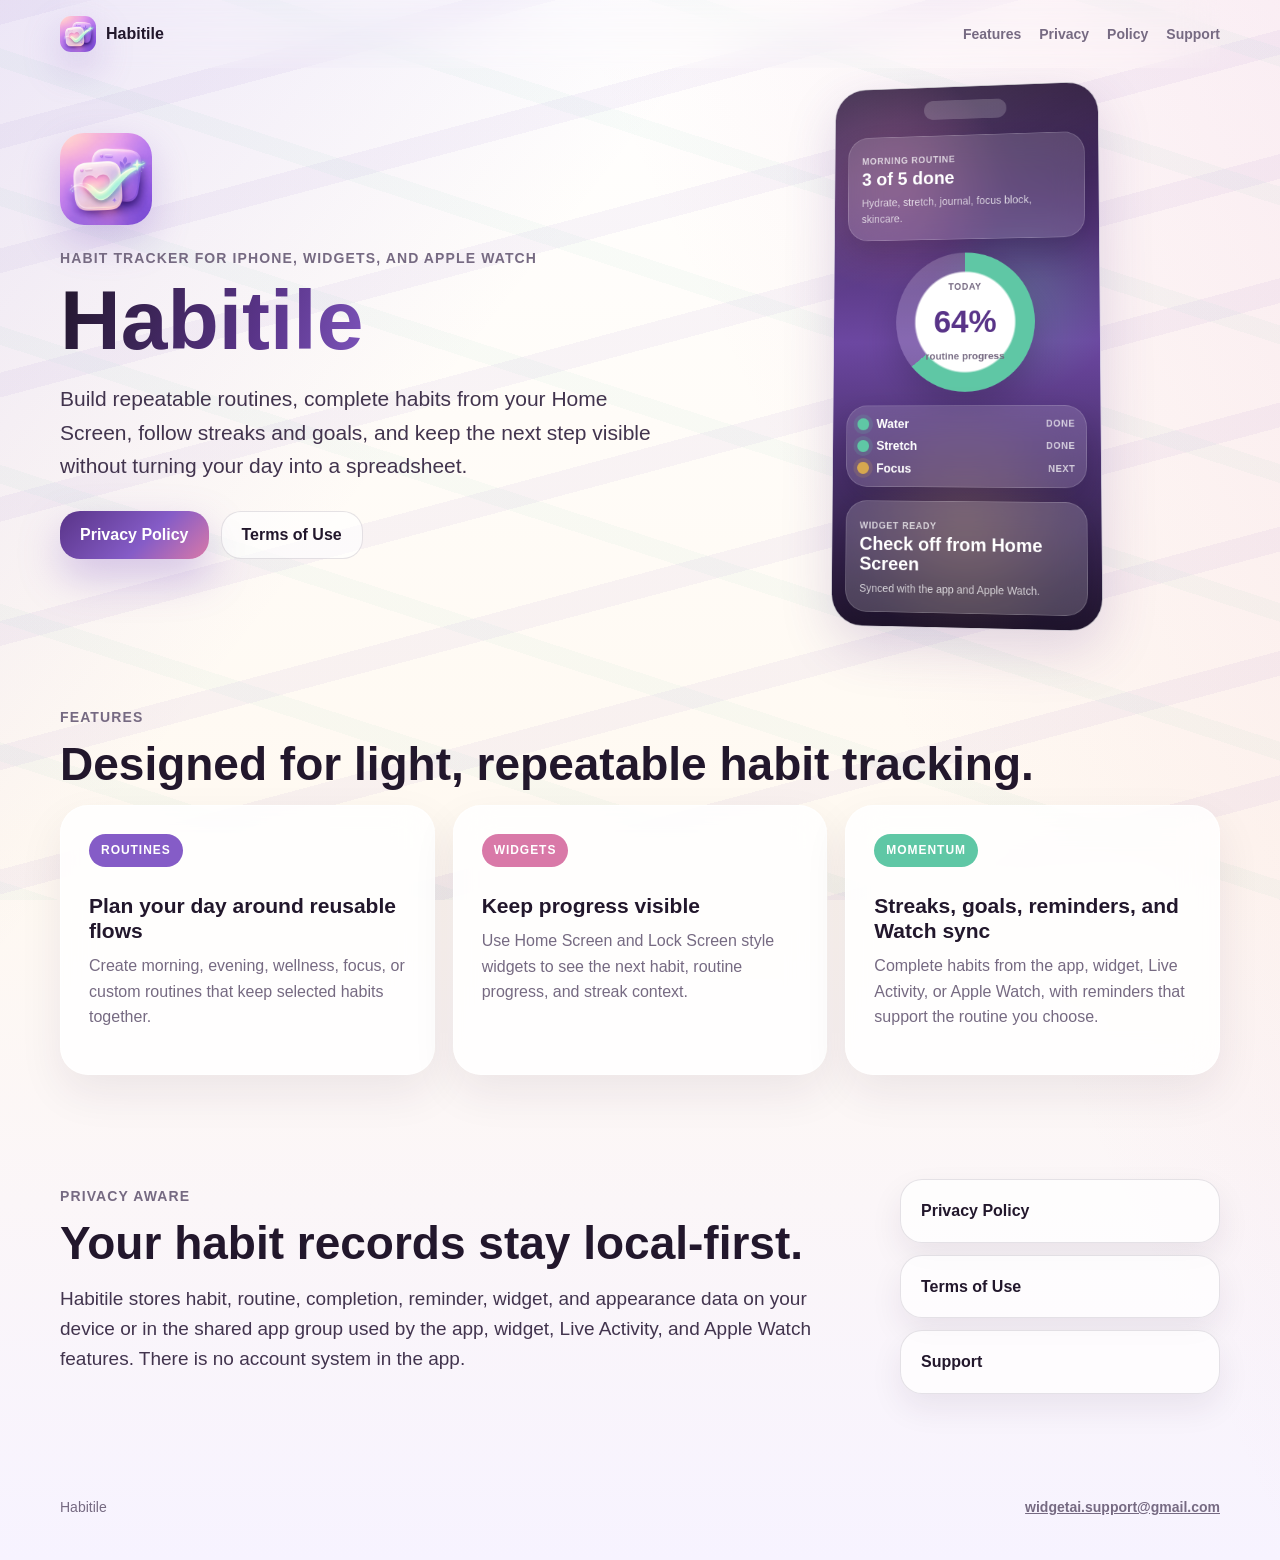
<file: index.html>
<!doctype html>
<html lang="en">
<head>
  <meta charset="utf-8">
  <meta name="viewport" content="width=device-width, initial-scale=1">
  <meta name="description" content="Habitile is a calm habit tracker for routines, streaks, goals, reminders, iPhone widgets, Live Activities, and Apple Watch.">
  <title>Habitile</title>
  <link rel="icon" href="assets/appicon.png">
  <link rel="stylesheet" href="styles.css">
</head>
<body>
  <header class="site-header">
    <a class="brand" href="index.html" aria-label="Habitile home">
      <img class="brand-icon" src="assets/appicon.png" alt="" width="36" height="36">
      <span>Habitile</span>
    </a>
    <nav class="top-nav" aria-label="Site pages">
      <a href="#features">Features</a>
      <a href="#privacy">Privacy</a>
      <a href="privacy.html">Policy</a>
      <a href="support.html">Support</a>
    </nav>
  </header>

  <main>
    <section class="home-hero">
      <div class="hero-copy">
        <img class="hero-icon" src="assets/appicon.png" alt="Habitile app icon" width="92" height="92">
        <p class="eyebrow">Habit tracker for iPhone, widgets, and Apple Watch</p>
        <h1>Habitile</h1>
        <p class="hero-lede">Build repeatable routines, complete habits from your Home Screen, follow streaks and goals, and keep the next step visible without turning your day into a spreadsheet.</p>
        <div class="hero-actions" aria-label="Primary links">
          <a class="button primary" href="privacy.html">Privacy Policy</a>
          <a class="button secondary" href="terms.html">Terms of Use</a>
        </div>
      </div>

      <div class="phone-visual" aria-label="Habitile app preview">
        <div class="phone-frame">
          <div class="phone-top"></div>
          <div class="app-panel focus-panel">
            <span>Morning routine</span>
            <strong>3 of 5 done</strong>
            <p>Hydrate, stretch, journal, focus block, skincare.</p>
          </div>
          <div class="progress-orbit">
            <div>
              <span>Today</span>
              <strong>64%</strong>
              <small>routine progress</small>
            </div>
          </div>
          <div class="habit-stack">
            <div><span></span><strong>Water</strong><small>Done</small></div>
            <div><span></span><strong>Stretch</strong><small>Done</small></div>
            <div><span></span><strong>Focus</strong><small>Next</small></div>
          </div>
          <div class="app-panel widget-panel">
            <span>Widget ready</span>
            <strong>Check off from Home Screen</strong>
            <p>Synced with the app and Apple Watch.</p>
          </div>
        </div>
      </div>
    </section>

    <section id="features" class="section">
      <p class="eyebrow">Features</p>
      <h2>Designed for light, repeatable habit tracking.</h2>
      <div class="feature-grid">
        <article class="feature-card violet-card">
          <span>Routines</span>
          <h3>Plan your day around reusable flows</h3>
          <p>Create morning, evening, wellness, focus, or custom routines that keep selected habits together.</p>
        </article>
        <article class="feature-card rose-card">
          <span>Widgets</span>
          <h3>Keep progress visible</h3>
          <p>Use Home Screen and Lock Screen style widgets to see the next habit, routine progress, and streak context.</p>
        </article>
        <article class="feature-card mint-card">
          <span>Momentum</span>
          <h3>Streaks, goals, reminders, and Watch sync</h3>
          <p>Complete habits from the app, widget, Live Activity, or Apple Watch, with reminders that support the routine you choose.</p>
        </article>
      </div>
    </section>

    <section id="privacy" class="section split-section">
      <div>
        <p class="eyebrow">Privacy aware</p>
        <h2>Your habit records stay local-first.</h2>
        <p class="section-copy">Habitile stores habit, routine, completion, reminder, widget, and appearance data on your device or in the shared app group used by the app, widget, Live Activity, and Apple Watch features. There is no account system in the app.</p>
      </div>
      <nav class="legal-links" aria-label="Legal pages">
        <a href="privacy.html">Privacy Policy</a>
        <a href="terms.html">Terms of Use</a>
        <a href="support.html">Support</a>
      </nav>
    </section>
  </main>

  <footer class="site-footer">
    <span>Habitile</span>
    <a href="mailto:widgetai.support@gmail.com">widgetai.support@gmail.com</a>
  </footer>
</body>
</html>
</file>
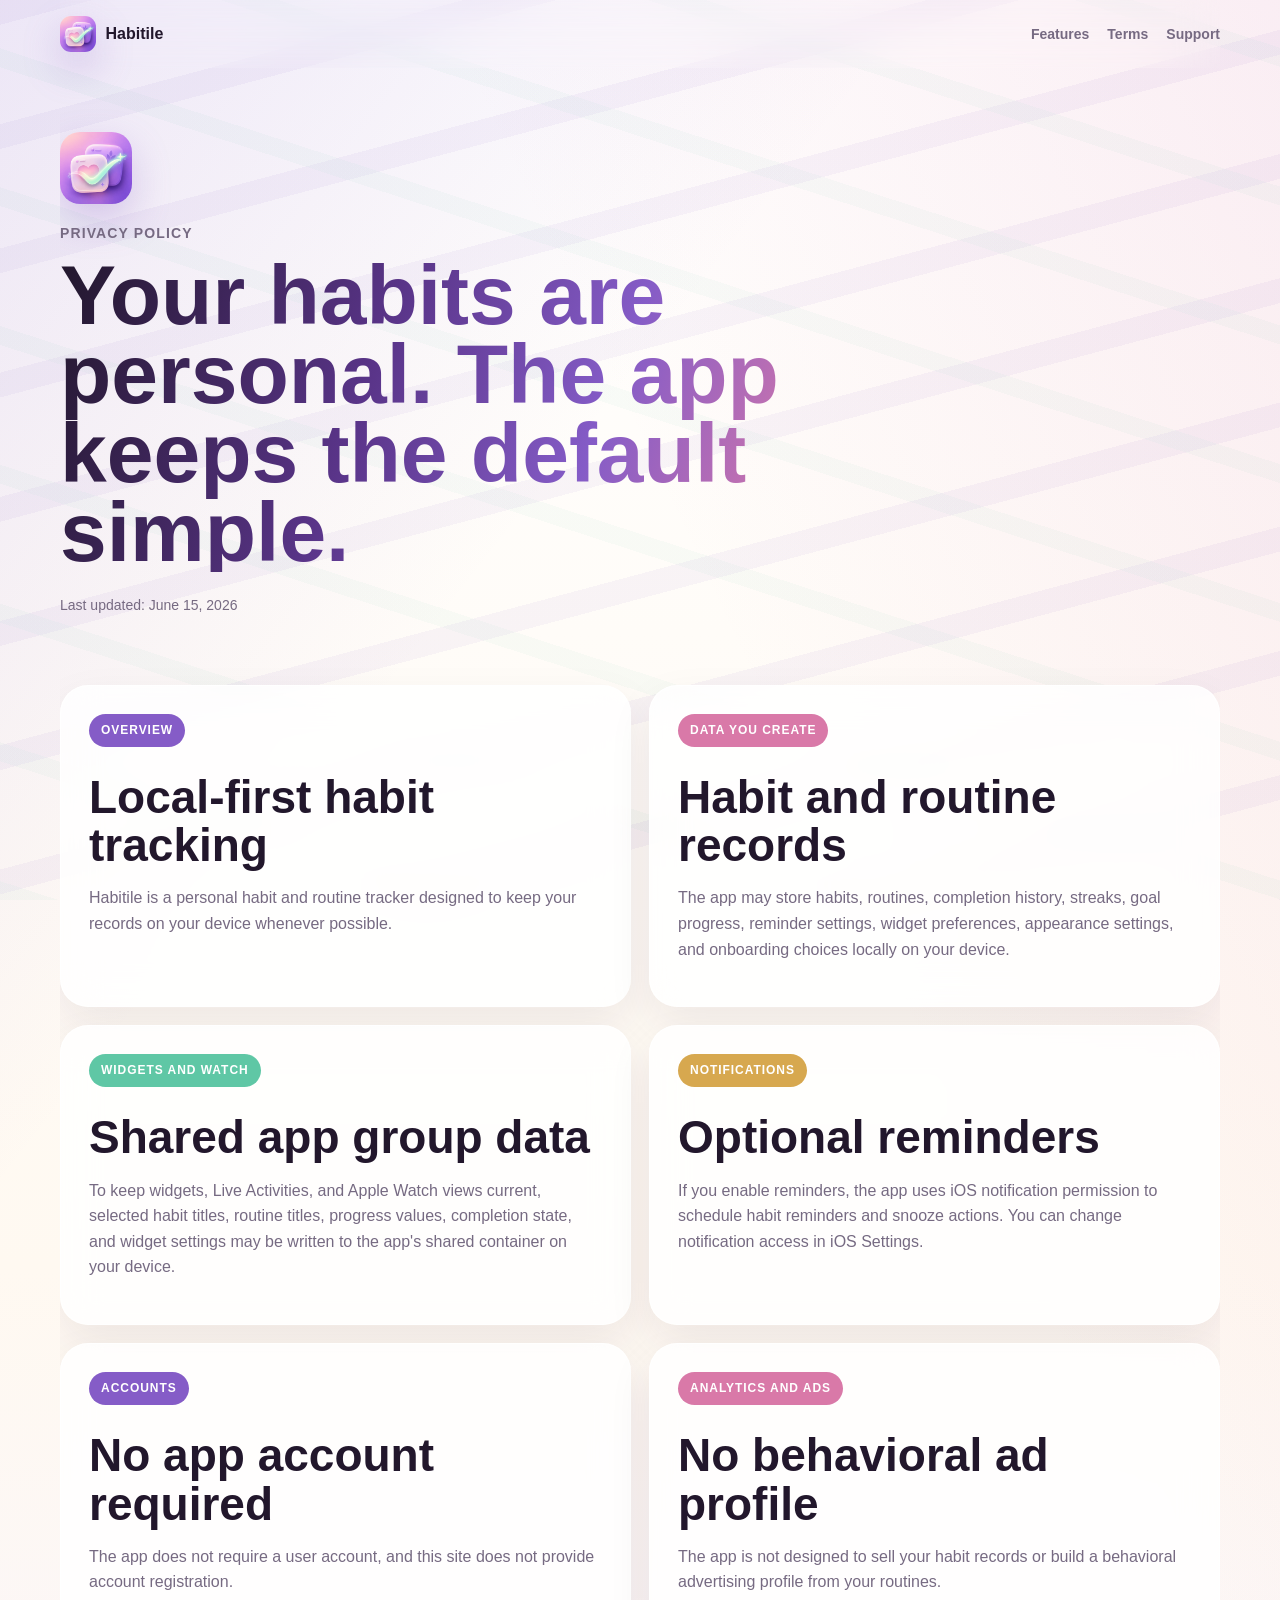
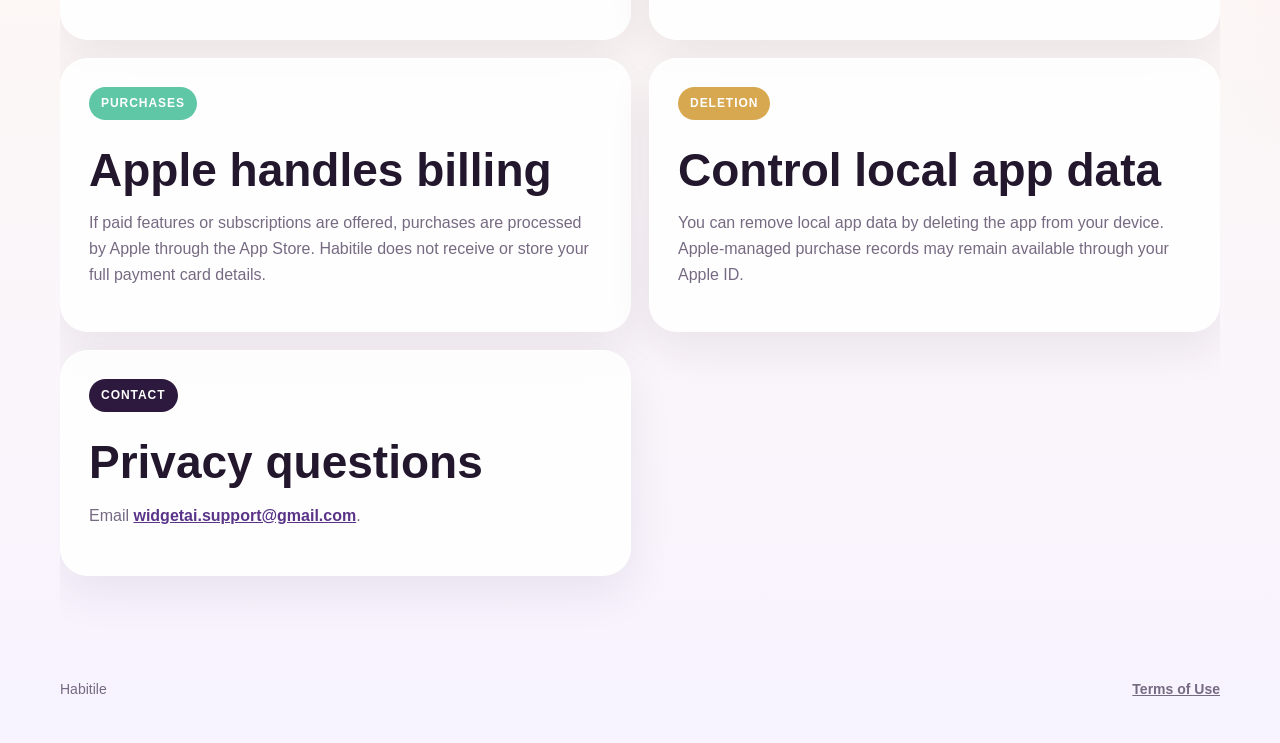
<file: privacy.html>
<!doctype html>
<html lang="en">
<head>
  <meta charset="utf-8">
  <meta name="viewport" content="width=device-width, initial-scale=1">
  <title>Habitile Privacy Policy</title>
  <link rel="icon" href="assets/appicon.png">
  <link rel="stylesheet" href="styles.css">
</head>
<body>
  <header class="site-header">
    <a class="brand" href="index.html" aria-label="Habitile home">
      <img class="brand-icon" src="assets/appicon.png" alt="" width="36" height="36">
      <span>Habitile</span>
    </a>
    <nav class="top-nav" aria-label="Site pages">
      <a href="index.html#features">Features</a>
      <a href="terms.html">Terms</a>
      <a href="support.html">Support</a>
    </nav>
  </header>

  <main class="page-shell">
    <section class="page-hero">
      <img class="page-icon" src="assets/appicon.png" alt="Habitile app icon" width="72" height="72">
      <p class="eyebrow">Privacy Policy</p>
      <h1>Your habits are personal. The app keeps the default simple.</h1>
      <p class="updated">Last updated: June 15, 2026</p>
    </section>

    <section class="info-grid" aria-label="Privacy policy">
      <article class="info-card violet-card">
        <span>Overview</span>
        <h2>Local-first habit tracking</h2>
        <p>Habitile is a personal habit and routine tracker designed to keep your records on your device whenever possible.</p>
      </article>
      <article class="info-card rose-card">
        <span>Data you create</span>
        <h2>Habit and routine records</h2>
        <p>The app may store habits, routines, completion history, streaks, goal progress, reminder settings, widget preferences, appearance settings, and onboarding choices locally on your device.</p>
      </article>
      <article class="info-card mint-card">
        <span>Widgets and Watch</span>
        <h2>Shared app group data</h2>
        <p>To keep widgets, Live Activities, and Apple Watch views current, selected habit titles, routine titles, progress values, completion state, and widget settings may be written to the app's shared container on your device.</p>
      </article>
      <article class="info-card gold-card">
        <span>Notifications</span>
        <h2>Optional reminders</h2>
        <p>If you enable reminders, the app uses iOS notification permission to schedule habit reminders and snooze actions. You can change notification access in iOS Settings.</p>
      </article>
      <article class="info-card violet-card">
        <span>Accounts</span>
        <h2>No app account required</h2>
        <p>The app does not require a user account, and this site does not provide account registration.</p>
      </article>
      <article class="info-card rose-card">
        <span>Analytics and ads</span>
        <h2>No behavioral ad profile</h2>
        <p>The app is not designed to sell your habit records or build a behavioral advertising profile from your routines.</p>
      </article>
      <article class="info-card mint-card">
        <span>Purchases</span>
        <h2>Apple handles billing</h2>
        <p>If paid features or subscriptions are offered, purchases are processed by Apple through the App Store. Habitile does not receive or store your full payment card details.</p>
      </article>
      <article class="info-card gold-card">
        <span>Deletion</span>
        <h2>Control local app data</h2>
        <p>You can remove local app data by deleting the app from your device. Apple-managed purchase records may remain available through your Apple ID.</p>
      </article>
      <article class="info-card contact-card">
        <span>Contact</span>
        <h2>Privacy questions</h2>
        <p>Email <a href="mailto:widgetai.support@gmail.com">widgetai.support@gmail.com</a>.</p>
      </article>
    </section>
  </main>

  <footer class="site-footer">
    <span>Habitile</span>
    <a href="terms.html">Terms of Use</a>
  </footer>
</body>
</html>
</file>
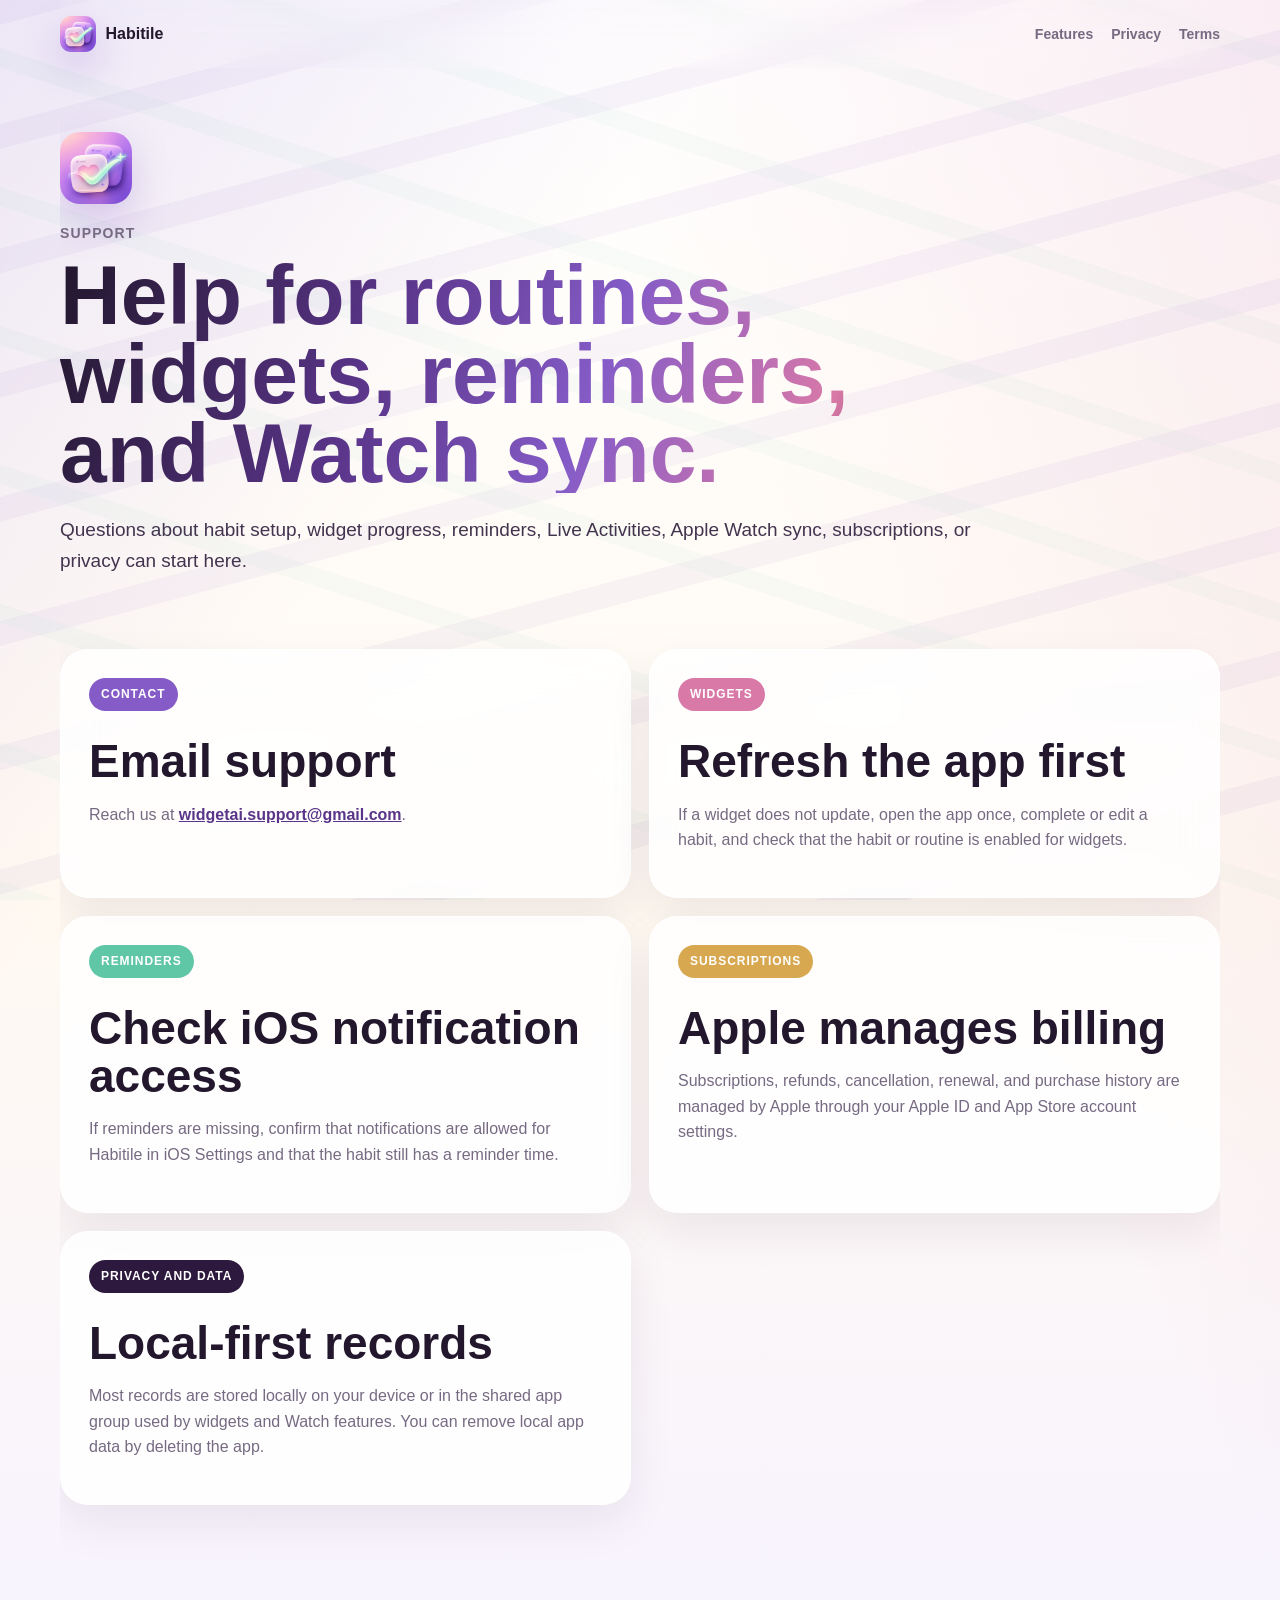
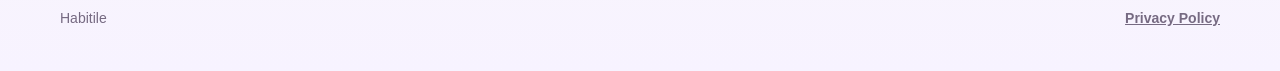
<file: support.html>
<!doctype html>
<html lang="en">
<head>
  <meta charset="utf-8">
  <meta name="viewport" content="width=device-width, initial-scale=1">
  <title>Habitile Support</title>
  <link rel="icon" href="assets/appicon.png">
  <link rel="stylesheet" href="styles.css">
</head>
<body>
  <header class="site-header">
    <a class="brand" href="index.html" aria-label="Habitile home">
      <img class="brand-icon" src="assets/appicon.png" alt="" width="36" height="36">
      <span>Habitile</span>
    </a>
    <nav class="top-nav" aria-label="Site pages">
      <a href="index.html#features">Features</a>
      <a href="privacy.html">Privacy</a>
      <a href="terms.html">Terms</a>
    </nav>
  </header>

  <main class="page-shell">
    <section class="page-hero">
      <img class="page-icon" src="assets/appicon.png" alt="Habitile app icon" width="72" height="72">
      <p class="eyebrow">Support</p>
      <h1>Help for routines, widgets, reminders, and Watch sync.</h1>
      <p class="section-copy">Questions about habit setup, widget progress, reminders, Live Activities, Apple Watch sync, subscriptions, or privacy can start here.</p>
    </section>

    <section class="info-grid" aria-label="Support topics">
      <article class="info-card violet-card">
        <span>Contact</span>
        <h2>Email support</h2>
        <p>Reach us at <a href="mailto:widgetai.support@gmail.com">widgetai.support@gmail.com</a>.</p>
      </article>
      <article class="info-card rose-card">
        <span>Widgets</span>
        <h2>Refresh the app first</h2>
        <p>If a widget does not update, open the app once, complete or edit a habit, and check that the habit or routine is enabled for widgets.</p>
      </article>
      <article class="info-card mint-card">
        <span>Reminders</span>
        <h2>Check iOS notification access</h2>
        <p>If reminders are missing, confirm that notifications are allowed for Habitile in iOS Settings and that the habit still has a reminder time.</p>
      </article>
      <article class="info-card gold-card">
        <span>Subscriptions</span>
        <h2>Apple manages billing</h2>
        <p>Subscriptions, refunds, cancellation, renewal, and purchase history are managed by Apple through your Apple ID and App Store account settings.</p>
      </article>
      <article class="info-card contact-card">
        <span>Privacy and data</span>
        <h2>Local-first records</h2>
        <p>Most records are stored locally on your device or in the shared app group used by widgets and Watch features. You can remove local app data by deleting the app.</p>
      </article>
    </section>
  </main>

  <footer class="site-footer">
    <span>Habitile</span>
    <a href="privacy.html">Privacy Policy</a>
  </footer>
</body>
</html>
</file>
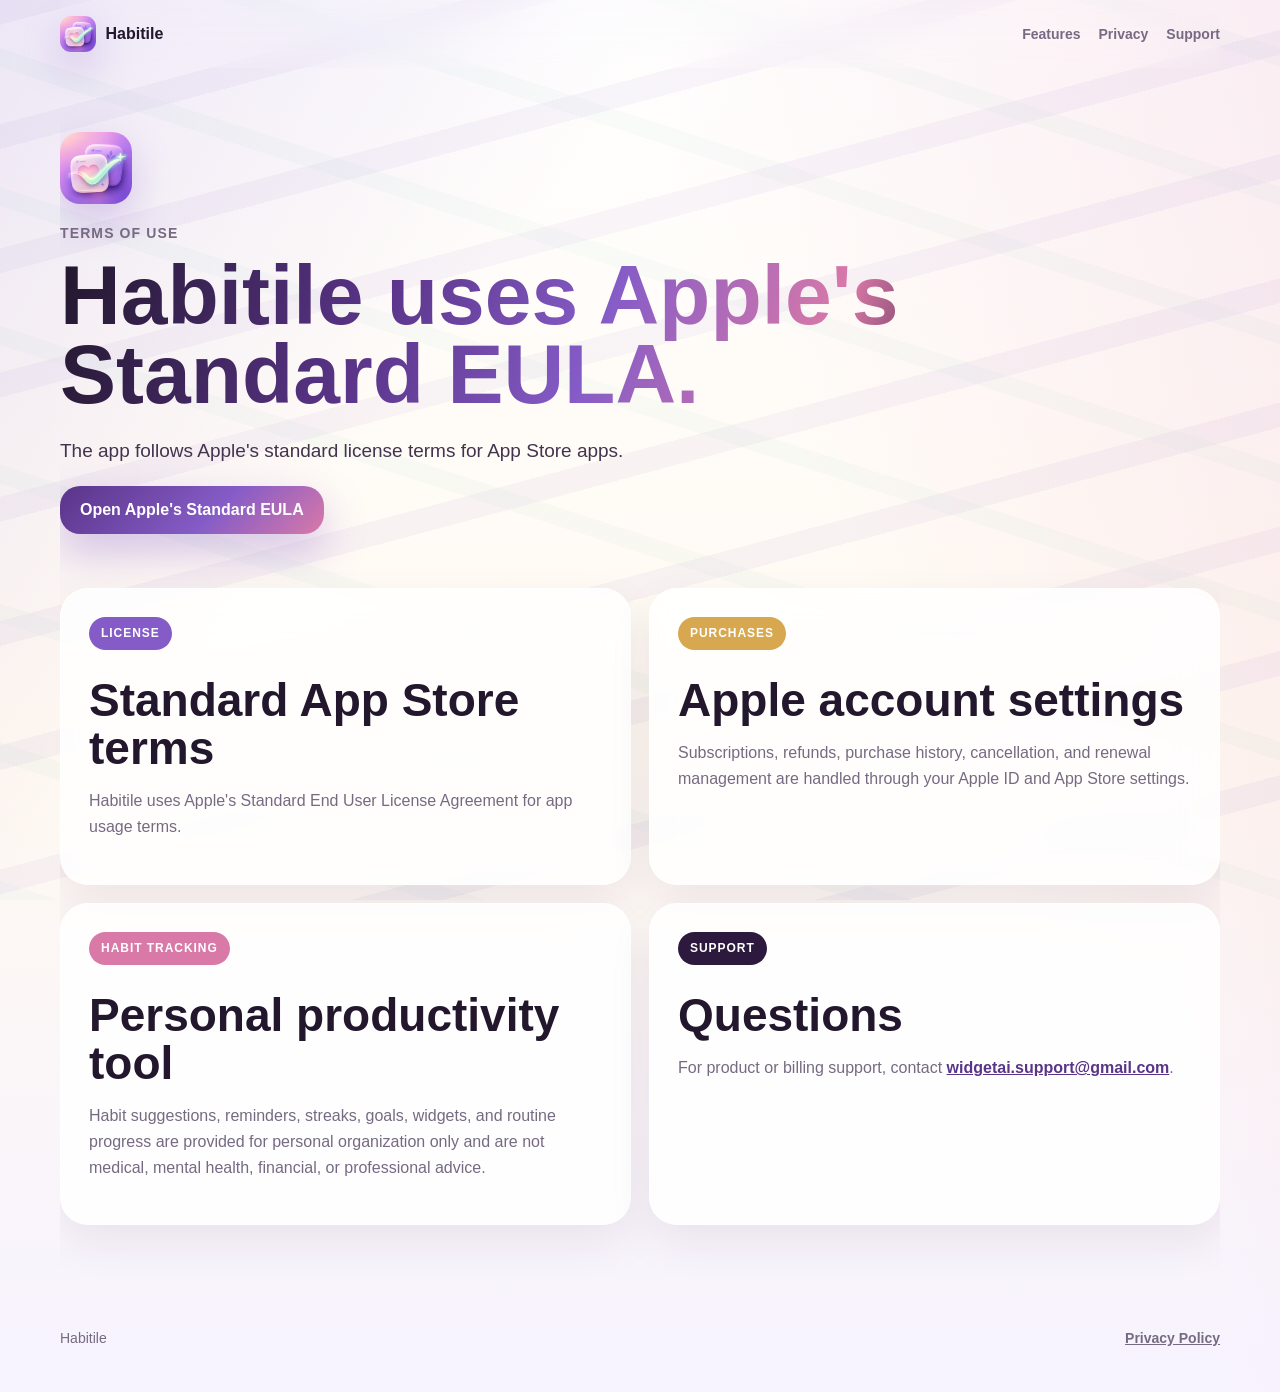
<file: terms.html>
<!doctype html>
<html lang="en">
<head>
  <meta charset="utf-8">
  <meta name="viewport" content="width=device-width, initial-scale=1">
  <title>Habitile Terms of Use</title>
  <link rel="icon" href="assets/appicon.png">
  <link rel="stylesheet" href="styles.css">
</head>
<body>
  <header class="site-header">
    <a class="brand" href="index.html" aria-label="Habitile home">
      <img class="brand-icon" src="assets/appicon.png" alt="" width="36" height="36">
      <span>Habitile</span>
    </a>
    <nav class="top-nav" aria-label="Site pages">
      <a href="index.html#features">Features</a>
      <a href="privacy.html">Privacy</a>
      <a href="support.html">Support</a>
    </nav>
  </header>

  <main class="page-shell">
    <section class="page-hero">
      <img class="page-icon" src="assets/appicon.png" alt="Habitile app icon" width="72" height="72">
      <p class="eyebrow">Terms of Use</p>
      <h1>Habitile uses Apple's Standard EULA.</h1>
      <p class="section-copy">The app follows Apple's standard license terms for App Store apps.</p>
      <div class="hero-actions">
        <a class="button primary" href="https://www.apple.com/legal/internet-services/itunes/dev/stdeula/">Open Apple's Standard EULA</a>
      </div>
    </section>

    <section class="info-grid compact-grid" aria-label="Terms summary">
      <article class="info-card violet-card">
        <span>License</span>
        <h2>Standard App Store terms</h2>
        <p>Habitile uses Apple's Standard End User License Agreement for app usage terms.</p>
      </article>
      <article class="info-card gold-card">
        <span>Purchases</span>
        <h2>Apple account settings</h2>
        <p>Subscriptions, refunds, purchase history, cancellation, and renewal management are handled through your Apple ID and App Store settings.</p>
      </article>
      <article class="info-card rose-card">
        <span>Habit tracking</span>
        <h2>Personal productivity tool</h2>
        <p>Habit suggestions, reminders, streaks, goals, widgets, and routine progress are provided for personal organization only and are not medical, mental health, financial, or professional advice.</p>
      </article>
      <article class="info-card contact-card">
        <span>Support</span>
        <h2>Questions</h2>
        <p>For product or billing support, contact <a href="mailto:widgetai.support@gmail.com">widgetai.support@gmail.com</a>.</p>
      </article>
    </section>
  </main>

  <footer class="site-footer">
    <span>Habitile</span>
    <a href="privacy.html">Privacy Policy</a>
  </footer>
</body>
</html>
</file>
<file: styles.css>
:root {
  color-scheme: light;
  --bg: #fff9f1;
  --surface: rgba(255, 255, 255, .84);
  --surface-strong: #2d193d;
  --text: #22172c;
  --muted: #766a82;
  --line: rgba(45, 25, 61, .12);
  --violet: #855cc7;
  --violet-deep: #593488;
  --rose: #d979a8;
  --mint: #5fc7a5;
  --gold: #d7a84f;
  --cream: #fff9f1;
  --shadow: 0 24px 70px rgba(89, 52, 136, .18);
}

* {
  box-sizing: border-box;
}

html {
  scroll-behavior: smooth;
}

body {
  margin: 0;
  background:
    linear-gradient(128deg, rgba(133, 92, 199, .15), transparent 30%),
    linear-gradient(245deg, rgba(217, 121, 168, .13), transparent 36%),
    linear-gradient(180deg, #ffffff 0%, var(--bg) 54%, #f7f3ff 100%);
  color: var(--text);
  font-family: -apple-system, BlinkMacSystemFont, "Segoe UI", sans-serif;
  line-height: 1.6;
}

body::before {
  position: fixed;
  inset: 0;
  z-index: -1;
  background:
    repeating-linear-gradient(165deg, rgba(133, 92, 199, .055) 0 24px, transparent 24px 120px),
    repeating-linear-gradient(18deg, rgba(95, 199, 165, .045) 0 18px, transparent 18px 132px);
  pointer-events: none;
  content: "";
}

a {
  color: var(--violet-deep);
  font-weight: 800;
}

.site-header {
  position: sticky;
  top: 0;
  z-index: 20;
  display: flex;
  align-items: center;
  justify-content: space-between;
  gap: 20px;
  width: min(1160px, calc(100% - 32px));
  margin: 0 auto;
  padding: 16px 0;
  backdrop-filter: blur(18px);
}

.brand {
  display: inline-flex;
  align-items: center;
  gap: 10px;
  color: var(--text);
  font-weight: 900;
  text-decoration: none;
}

.brand-icon,
.hero-icon,
.page-icon {
  display: block;
  object-fit: cover;
  box-shadow: 0 16px 38px rgba(133, 92, 199, .28);
}

.brand-icon {
  width: 36px;
  height: 36px;
  border-radius: 11px;
}

.top-nav {
  display: flex;
  align-items: center;
  gap: 18px;
  flex-wrap: wrap;
}

.top-nav a {
  color: var(--muted);
  font-size: 14px;
  text-decoration: none;
  transition: color .2s ease, transform .2s ease;
}

.top-nav a:hover {
  color: var(--text);
  transform: translateY(-1px);
}

main {
  overflow: hidden;
}

.home-hero {
  display: grid;
  grid-template-columns: minmax(0, 1.08fr) minmax(300px, .92fr);
  align-items: center;
  gap: 52px;
  width: min(1160px, calc(100% - 32px));
  margin: 0 auto;
  padding: 18px 0 28px;
}

.hero-copy {
  max-width: 690px;
  animation: riseIn .7s ease both;
}

.hero-icon {
  width: 92px;
  height: 92px;
  margin-bottom: 22px;
  border-radius: 24px;
}

.page-icon {
  width: 72px;
  height: 72px;
  margin-bottom: 18px;
  border-radius: 20px;
}

.eyebrow,
.updated {
  color: var(--muted);
  font-size: 14px;
}

.eyebrow {
  margin: 0 0 12px;
  font-weight: 900;
  letter-spacing: .08em;
  text-transform: uppercase;
}

h1,
h2,
h3,
p {
  margin-top: 0;
}

h1 {
  max-width: 920px;
  margin-bottom: 22px;
  color: transparent;
  font-size: clamp(48px, 8vw, 84px);
  line-height: .94;
  letter-spacing: 0;
  background: linear-gradient(110deg, var(--text) 0%, var(--violet-deep) 34%, var(--violet) 58%, var(--rose) 82%, var(--text) 100%);
  -webkit-background-clip: text;
  background-clip: text;
}

h2 {
  margin-bottom: 16px;
  font-size: clamp(31px, 4.8vw, 46px);
  line-height: 1.05;
  letter-spacing: 0;
}

h3 {
  margin-bottom: 10px;
  font-size: 21px;
  line-height: 1.2;
}

.hero-lede,
.section-copy {
  color: #42344e;
  font-size: 19px;
}

.hero-lede {
  max-width: 670px;
  margin-bottom: 28px;
  font-size: 21px;
}

.hero-actions {
  display: flex;
  gap: 12px;
  flex-wrap: wrap;
}

.button {
  display: inline-flex;
  align-items: center;
  justify-content: center;
  min-height: 48px;
  padding: 0 20px;
  border-radius: 20px;
  text-decoration: none;
  transition: transform .22s ease, box-shadow .22s ease, border-color .22s ease;
}

.button:hover {
  transform: translateY(-2px);
}

.button.primary {
  background: linear-gradient(135deg, var(--violet-deep), var(--violet) 58%, var(--rose));
  color: #fff;
  box-shadow: 0 18px 42px rgba(133, 92, 199, .34);
}

.button.secondary {
  border: 1px solid var(--line);
  background: rgba(255, 255, 255, .62);
  color: var(--text);
  backdrop-filter: blur(16px);
}

.phone-visual {
  display: flex;
  height: 520px;
  align-items: flex-start;
  justify-content: center;
  padding: 0;
  perspective: 1100px;
  animation: riseIn .8s .1s ease both;
}

.phone-frame {
  position: relative;
  overflow: hidden;
  width: min(100%, 358px);
  min-height: 632px;
  padding: 18px;
  border: 1px solid rgba(255, 255, 255, .72);
  border-radius: 42px;
  background:
    linear-gradient(155deg, rgba(255, 255, 255, .14), transparent 32%),
    linear-gradient(180deg, #2d193d, #6c47a1 48%, #20152d);
  box-shadow: var(--shadow);
  transform: rotateX(4deg) rotateY(-7deg) scale(.74);
  transform-origin: top center;
}

.phone-frame::before {
  position: absolute;
  inset: 0;
  background:
    radial-gradient(circle at 24% 18%, rgba(217, 121, 168, .34), transparent 23%),
    radial-gradient(circle at 72% 40%, rgba(95, 199, 165, .24), transparent 25%),
    radial-gradient(circle at 50% 82%, rgba(215, 168, 79, .24), transparent 25%);
  content: "";
}

.phone-top {
  position: relative;
  z-index: 1;
  width: 112px;
  height: 26px;
  margin: 0 auto 22px;
  border-radius: 999px;
  background: rgba(255, 255, 255, .18);
}

.app-panel,
.progress-orbit,
.habit-stack {
  position: relative;
  z-index: 1;
}

.app-panel,
.habit-stack {
  border: 1px solid rgba(255, 255, 255, .18);
  border-radius: 28px;
  background: rgba(255, 255, 255, .14);
  color: #fff;
  box-shadow: 0 18px 42px rgba(20, 10, 30, .22);
  backdrop-filter: blur(16px);
}

.app-panel {
  padding: 18px;
}

.app-panel span,
.progress-orbit span,
.habit-stack small {
  color: rgba(255, 255, 255, .72);
  font-size: 12px;
  font-weight: 800;
  text-transform: uppercase;
  letter-spacing: .07em;
}

.app-panel strong,
.progress-orbit strong,
.habit-stack strong {
  display: block;
  font-size: 24px;
  line-height: 1.08;
}

.app-panel p {
  margin: 8px 0 0;
  color: rgba(255, 255, 255, .75);
  font-size: 14px;
}

.focus-panel {
  margin-bottom: 18px;
}

.progress-orbit {
  display: grid;
  place-items: center;
  width: 186px;
  height: 186px;
  margin: 0 auto 18px;
  border-radius: 50%;
  background:
    radial-gradient(circle at center, #fff 0 50%, transparent 52%),
    conic-gradient(var(--mint) 0 64%, rgba(255, 255, 255, .18) 64% 100%);
  color: var(--surface-strong);
  box-shadow: 0 24px 48px rgba(0, 0, 0, .18);
}

.progress-orbit div {
  display: grid;
  place-items: center;
  width: 126px;
  height: 126px;
  border-radius: 50%;
  background: #fff;
}

.progress-orbit span,
.progress-orbit small {
  color: var(--muted);
  font-weight: 900;
}

.progress-orbit strong {
  color: var(--violet-deep);
  font-size: 42px;
}

.habit-stack {
  display: grid;
  gap: 10px;
  margin-bottom: 18px;
  padding: 14px;
}

.habit-stack div {
  display: grid;
  grid-template-columns: 16px 1fr auto;
  align-items: center;
  gap: 10px;
}

.habit-stack span {
  width: 16px;
  height: 16px;
  border-radius: 50%;
  background: var(--mint);
  box-shadow: 0 0 0 5px rgba(95, 199, 165, .16);
}

.habit-stack div:nth-child(3) span {
  background: var(--gold);
  box-shadow: 0 0 0 5px rgba(215, 168, 79, .16);
}

.habit-stack strong {
  font-size: 16px;
}

.widget-panel {
  background: rgba(255, 255, 255, .18);
}

.section,
.page-shell {
  width: min(1160px, calc(100% - 32px));
  margin: 0 auto;
}

.section {
  padding: 72px 0;
}

.feature-grid,
.info-grid {
  display: grid;
  grid-template-columns: repeat(3, minmax(0, 1fr));
  gap: 18px;
}

.info-grid {
  grid-template-columns: repeat(2, minmax(0, 1fr));
  padding-bottom: 72px;
}

.compact-grid {
  grid-template-columns: repeat(2, minmax(0, 1fr));
}

.feature-card,
.info-card {
  min-height: 226px;
  padding: 28px;
  border: 1px solid rgba(255, 255, 255, .72);
  border-radius: 28px;
  background: var(--surface);
  box-shadow: 0 18px 44px rgba(45, 25, 61, .08);
  backdrop-filter: blur(18px);
}

.feature-card span,
.info-card span {
  display: inline-flex;
  margin-bottom: 26px;
  padding: 7px 12px;
  border-radius: 999px;
  color: #fff;
  font-size: 12px;
  font-weight: 900;
  letter-spacing: .08em;
  text-transform: uppercase;
}

.feature-card p,
.info-card p {
  color: var(--muted);
}

.violet-card span {
  background: var(--violet);
}

.rose-card span {
  background: var(--rose);
}

.mint-card span {
  background: var(--mint);
}

.gold-card span {
  background: var(--gold);
}

.contact-card span {
  background: var(--surface-strong);
}

.split-section {
  display: grid;
  grid-template-columns: minmax(0, 1fr) 320px;
  align-items: end;
  gap: 40px;
  padding-top: 32px;
}

.legal-links {
  display: grid;
  gap: 12px;
}

.legal-links a {
  padding: 18px 20px;
  border: 1px solid var(--line);
  border-radius: 22px;
  background: rgba(255, 255, 255, .72);
  color: var(--text);
  text-decoration: none;
  box-shadow: 0 14px 32px rgba(45, 25, 61, .08);
}

.page-shell {
  padding-top: 28px;
}

.page-hero {
  max-width: 940px;
  padding: 36px 0 54px;
}

.site-footer {
  display: flex;
  align-items: center;
  justify-content: space-between;
  gap: 18px;
  width: min(1160px, calc(100% - 32px));
  margin: 0 auto;
  padding: 30px 0 42px;
  color: var(--muted);
  font-size: 14px;
}

.site-footer a {
  color: var(--muted);
}

@keyframes riseIn {
  from {
    opacity: 0;
    transform: translateY(16px);
  }
  to {
    opacity: 1;
    transform: translateY(0);
  }
}

@media (max-width: 900px) {
  .home-hero,
  .split-section {
    grid-template-columns: 1fr;
  }

  .phone-visual {
    height: 430px;
    order: -1;
  }

  .phone-frame {
    transform: scale(.64);
  }

  .feature-grid,
  .info-grid,
  .compact-grid {
    grid-template-columns: 1fr;
  }
}

@media (max-width: 640px) {
  .site-header,
  .site-footer {
    align-items: flex-start;
    flex-direction: column;
  }

  .top-nav {
    gap: 12px;
  }

  .home-hero {
    padding-top: 4px;
  }

  .hero-icon {
    width: 76px;
    height: 76px;
    border-radius: 20px;
  }

  h1 {
    font-size: 46px;
  }

  h2 {
    font-size: 34px;
  }

  .hero-lede,
  .section-copy {
    font-size: 18px;
  }

  .button {
    width: 100%;
  }

  .feature-card,
  .info-card {
    min-height: auto;
    padding: 24px;
    border-radius: 24px;
  }
}
</file>
